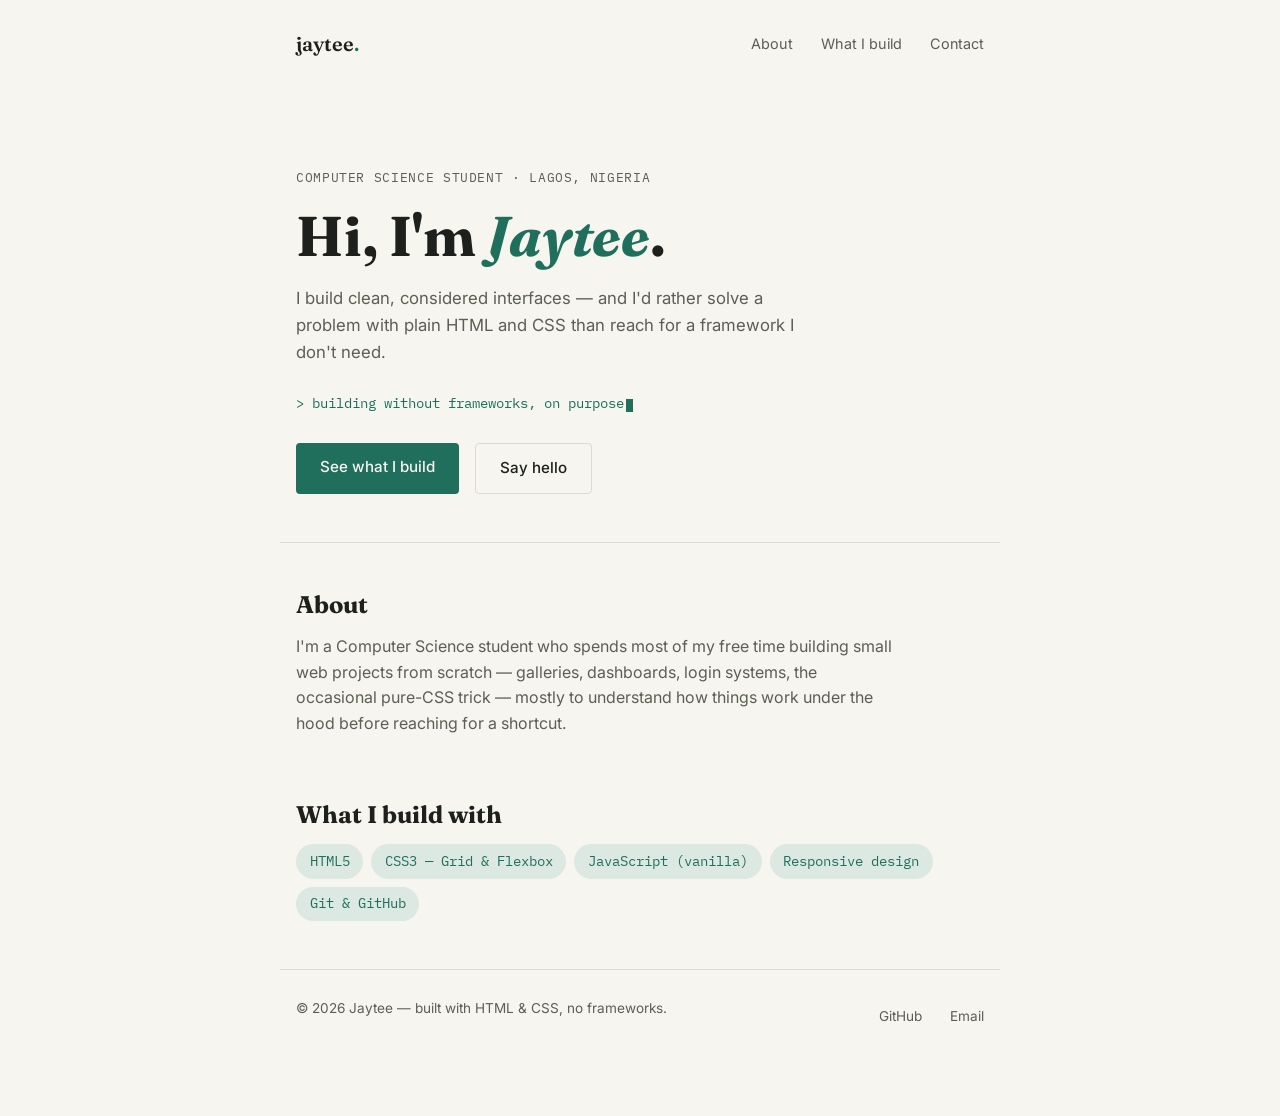
<file: index.html>
<!DOCTYPE html>
<html lang="en">
<head>
  <meta charset="UTF-8">
  <meta name="viewport" content="width=device-width, initial-scale=1.0">
  <title>Jaytee — Computer Science Student &amp; Web Developer</title>

  <!-- Google Fonts: a serif for personality (Fraunces), a clean sans for body
       text (Inter), and a monospace for the small "dev" touches (IBM Plex Mono) -->
  <link rel="preconnect" href="https://fonts.googleapis.com">
  <link rel="preconnect" href="https://fonts.gstatic.com" crossorigin>
  <link href="https://fonts.googleapis.com/css2?family=Fraunces:ital,wght@0,500;0,600;1,500&family=IBM+Plex+Mono:wght@400;500&family=Inter:wght@400;500;600&display=swap" rel="stylesheet">

  <!-- CSS lives in its own file, linked here -->
  <link rel="stylesheet" href="style.css">
</head>
<body>

  <!-- ============ HEADER: wordmark + in-page navigation ============ -->
  <header class="site-header">
    <a href="#top" class="logo">jaytee<span class="accent-dot">.</span></a>
    <nav class="nav-links">
      <a href="#about">About</a>
      <a href="#work">What I build</a>
      <a href="#contact">Contact</a>
    </nav>
  </header>

  <main>
    <!-- ============ HERO: the main introduction ============ -->
    <section class="hero" id="top">
      <p class="eyebrow">Computer Science Student · Lagos, Nigeria</p>
      <h1>Hi, I'm <em>Jaytee</em>.</h1>
      <p class="hero-subtext">
        I build clean, considered interfaces — and I'd rather solve a problem
        with plain HTML and CSS than reach for a framework I don't need.
      </p>
      <p class="status-line">
        &gt; building without frameworks, on purpose<span class="cursor" aria-hidden="true"></span>
      </p>
      <div class="hero-actions">
        <a href="#work" class="btn btn-primary">See what I build</a>
        <a href="mailto:awodeyijesutofunmi@gmail.com" class="btn btn-secondary">Say hello</a>
      </div>
    </section>

    <!-- ============ ABOUT: short, scannable bio ============ -->
    <section class="about" id="about">
      <h2>About</h2>
      <p>
        I'm a Computer Science student who spends most of my free time building
        small web projects from scratch — galleries, dashboards, login systems,
        the occasional pure-CSS trick — mostly to understand how things work
        under the hood before reaching for a shortcut.
      </p>
    </section>

    <!-- ============ WORK: quick list of tools/skills ============ -->
    <section class="work" id="work">
      <h2>What I build with</h2>
      <ul class="tag-list">
        <li>HTML5</li>
        <li>CSS3 — Grid &amp; Flexbox</li>
        <li>JavaScript (vanilla)</li>
        <li>Responsive design</li>
        <li>Git &amp; GitHub</li>
      </ul>
    </section>
  </main>

  <!-- ============ FOOTER: contact + credits ============ -->
  <footer class="site-footer" id="contact">
    <p>&copy; 2026 Jaytee — built with HTML &amp; CSS, no frameworks.</p>
    <div class="footer-links">
      <a href="https://github.com/Jaytee-creator" target="_blank" rel="noopener">GitHub</a>
      <a href="mailto:awodeyijesutofunmi@gmail.com">Email</a>
    </div>
  </footer>

</body>
</html>
</file>
<file: style.css>
/* =====================================================
   DESIGN TOKENS
   All colors, fonts, and spacing live here so the whole
   page can be restyled later by changing values in one place.
===================================================== */
:root {
  /* Colors */
  --color-bg: #F7F5EF;          /* soft paper background */
  --color-ink: #1D201C;         /* main text, near-black but warm */
  --color-ink-muted: #5B5F55;   /* secondary/body text */
  --color-accent: #1F6F5C;      /* deep teal — the one accent color */
  --color-accent-soft: #DCE8E2; /* pale tint of the accent, for tags */
  --color-border: #DEDACD;      /* hairline dividers */

  /* Fonts */
  --font-display: 'Fraunces', serif;
  --font-body: 'Inter', sans-serif;
  --font-mono: 'IBM Plex Mono', monospace;

  /* Spacing scale — reused throughout instead of one-off values */
  --space-xs: 0.5rem;
  --space-sm: 1rem;
  --space-md: 1.75rem;
  --space-lg: 3rem;
  --space-xl: 5rem;

  --content-width: 720px;
  --transition-fast: 0.15s ease;
}

/* =====================================================
   RESET & BASE STYLES
===================================================== */
* {
  box-sizing: border-box;
}

body {
  margin: 0;
  background-color: var(--color-bg);
  color: var(--color-ink);
  font-family: var(--font-body);
  font-size: 1rem;
  line-height: 1.6;
  -webkit-font-smoothing: antialiased;
}

h1, h2 {
  font-family: var(--font-display);
  color: var(--color-ink);
  margin: 0 0 var(--space-sm) 0;
  line-height: 1.15;
}

p {
  margin: 0 0 var(--space-sm) 0;
}

a {
  color: inherit;
  text-decoration: none;
}

/* Keep a visible focus ring for keyboard users */
a:focus-visible {
  outline: 2px solid var(--color-accent);
  outline-offset: 3px;
}

/* =====================================================
   HEADER / NAV
===================================================== */
.site-header {
  display: flex;
  justify-content: space-between;
  align-items: center;
  flex-wrap: wrap;
  gap: var(--space-sm);
  max-width: var(--content-width);
  margin: 0 auto;
  padding: var(--space-md) var(--space-sm);
}

.logo {
  font-family: var(--font-display);
  font-size: 1.25rem;
  font-weight: 600;
}

.accent-dot {
  color: var(--color-accent);
}

.nav-links {
  display: flex;
  gap: var(--space-md);
}

.nav-links a {
  font-size: 0.9rem;
  color: var(--color-ink-muted);
  transition: color var(--transition-fast);
}

.nav-links a:hover {
  color: var(--color-accent);
}

/* =====================================================
   HERO SECTION
===================================================== */
.hero {
  max-width: var(--content-width);
  margin: 0 auto;
  padding: var(--space-xl) var(--space-sm) var(--space-lg);
}

.eyebrow {
  font-family: var(--font-mono);
  font-size: 0.8rem;
  letter-spacing: 0.05em;
  text-transform: uppercase;
  color: var(--color-ink-muted);
  margin-bottom: var(--space-sm);
}

.hero h1 {
  font-size: clamp(2.25rem, 5vw, 3.5rem);
}

.hero h1 em {
  font-style: italic;
  color: var(--color-accent);
}

.hero-subtext {
  max-width: 46ch;
  color: var(--color-ink-muted);
  font-size: 1.05rem;
}

/* Small terminal-style line under the intro — a nod to being a developer */
.status-line {
  font-family: var(--font-mono);
  font-size: 0.85rem;
  color: var(--color-accent);
  margin: var(--space-md) 0;
}

.cursor {
  display: inline-block;
  width: 0.55em;
  height: 1em;
  background-color: var(--color-accent);
  margin-left: 2px;
  vertical-align: text-bottom;
  animation: blink 1s steps(1) infinite;
}

@keyframes blink {
  50% { opacity: 0; }
}

.hero-actions {
  display: flex;
  gap: var(--space-sm);
  flex-wrap: wrap;
  margin-top: var(--space-md);
}

.btn {
  display: inline-block;
  padding: 0.75rem 1.5rem;
  border-radius: 4px;
  font-size: 0.95rem;
  font-weight: 500;
  transition: background-color var(--transition-fast),
              color var(--transition-fast),
              border-color var(--transition-fast);
}

.btn-primary {
  background-color: var(--color-accent);
  color: var(--color-bg);
}

.btn-primary:hover {
  background-color: #17564A; /* darker teal on hover */
}

.btn-secondary {
  border: 1px solid var(--color-border);
  color: var(--color-ink);
}

.btn-secondary:hover {
  border-color: var(--color-accent);
  color: var(--color-accent);
}

/* =====================================================
   ABOUT SECTION
===================================================== */
.about {
  max-width: var(--content-width);
  margin: 0 auto;
  padding: var(--space-lg) var(--space-sm);
  border-top: 1px solid var(--color-border);
}

.about p {
  color: var(--color-ink-muted);
  max-width: 60ch;
}

/* =====================================================
   WORK / SKILLS SECTION
===================================================== */
.work {
  max-width: var(--content-width);
  margin: 0 auto;
  padding: 0 var(--space-sm) var(--space-lg);
}

.tag-list {
  list-style: none;
  display: flex;
  flex-wrap: wrap;
  gap: var(--space-xs);
  margin: 0;
  padding: 0;
}

.tag-list li {
  font-family: var(--font-mono);
  font-size: 0.85rem;
  background-color: var(--color-accent-soft);
  color: var(--color-accent);
  padding: 0.4rem 0.85rem;
  border-radius: 999px;
}

/* =====================================================
   FOOTER
===================================================== */
.site-footer {
  max-width: var(--content-width);
  margin: 0 auto;
  padding: var(--space-md) var(--space-sm) var(--space-xl);
  border-top: 1px solid var(--color-border);
  display: flex;
  justify-content: space-between;
  align-items: center;
  flex-wrap: wrap;
  gap: var(--space-sm);
  font-size: 0.85rem;
  color: var(--color-ink-muted);
}

.footer-links {
  display: flex;
  gap: var(--space-md);
}

.footer-links a {
  transition: color var(--transition-fast);
}

.footer-links a:hover {
  color: var(--color-accent);
}

/* =====================================================
   RESPONSIVE — small screens
===================================================== */
@media (max-width: 480px) {
  .site-header {
    flex-direction: column;
    align-items: flex-start;
  }

  .hero-actions {
    flex-direction: column;
    align-items: flex-start;
  }

  .btn {
    width: 100%;
    text-align: center;
  }
}

/* =====================================================
   ACCESSIBILITY — respect reduced motion preference
===================================================== */
@media (prefers-reduced-motion: reduce) {
  .cursor {
    animation: none;
  }
  * {
    transition: none !important;
  }
}
</file>
<file: landing.css>
/* =====================================================
   DESIGN TOKENS
   All colors, fonts, and spacing live here so the whole
   page can be restyled later by changing values in one place.
===================================================== */
:root {
  /* Colors */
  --color-bg: #F7F5EF;          /* soft paper background */
  --color-ink: #1D201C;         /* main text, near-black but warm */
  --color-ink-muted: #5B5F55;   /* secondary/body text */
  --color-accent: #1F6F5C;      /* deep teal — the one accent color */
  --color-accent-soft: #DCE8E2; /* pale tint of the accent, for tags */
  --color-border: #DEDACD;      /* hairline dividers */

  /* Fonts */
  --font-display: 'Fraunces', serif;
  --font-body: 'Inter', sans-serif;
  --font-mono: 'IBM Plex Mono', monospace;

  /* Spacing scale — reused throughout instead of one-off values */
  --space-xs: 0.5rem;
  --space-sm: 1rem;
  --space-md: 1.75rem;
  --space-lg: 3rem;
  --space-xl: 5rem;

  --content-width: 720px;
  --transition-fast: 0.15s ease;
}

/* =====================================================
   RESET & BASE STYLES
===================================================== */
* {
  box-sizing: border-box;
}

body {
  margin: 0;
  background-color: var(--color-bg);
  color: var(--color-ink);
  font-family: var(--font-body);
  font-size: 1rem;
  line-height: 1.6;
  -webkit-font-smoothing: antialiased;
}

h1, h2 {
  font-family: var(--font-display);
  color: var(--color-ink);
  margin: 0 0 var(--space-sm) 0;
  line-height: 1.15;
}

p {
  margin: 0 0 var(--space-sm) 0;
}

a {
  color: inherit;
  text-decoration: none;
}

/* Keep a visible focus ring for keyboard users */
a:focus-visible {
  outline: 2px solid var(--color-accent);
  outline-offset: 3px;
}

/* =====================================================
   HEADER / NAV
===================================================== */
.site-header {
  display: flex;
  justify-content: space-between;
  align-items: center;
  flex-wrap: wrap;
  gap: var(--space-sm);
  max-width: var(--content-width);
  margin: 0 auto;
  padding: var(--space-md) var(--space-sm);
}

.logo {
  font-family: var(--font-display);
  font-size: 1.25rem;
  font-weight: 600;
}

.accent-dot {
  color: var(--color-accent);
}

.nav-links {
  display: flex;
  gap: var(--space-md);
}

.nav-links a {
  font-size: 0.9rem;
  color: var(--color-ink-muted);
  transition: color var(--transition-fast);
}

.nav-links a:hover {
  color: var(--color-accent);
}

/* =====================================================
   HERO SECTION
===================================================== */
.hero {
  max-width: var(--content-width);
  margin: 0 auto;
  padding: var(--space-xl) var(--space-sm) var(--space-lg);
}

.eyebrow {
  font-family: var(--font-mono);
  font-size: 0.8rem;
  letter-spacing: 0.05em;
  text-transform: uppercase;
  color: var(--color-ink-muted);
  margin-bottom: var(--space-sm);
}

.hero h1 {
  font-size: clamp(2.25rem, 5vw, 3.5rem);
}

.hero h1 em {
  font-style: italic;
  color: var(--color-accent);
}

.hero-subtext {
  max-width: 46ch;
  color: var(--color-ink-muted);
  font-size: 1.05rem;
}

/* Small terminal-style line under the intro — a nod to being a developer */
.status-line {
  font-family: var(--font-mono);
  font-size: 0.85rem;
  color: var(--color-accent);
  margin: var(--space-md) 0;
}

.cursor {
  display: inline-block;
  width: 0.55em;
  height: 1em;
  background-color: var(--color-accent);
  margin-left: 2px;
  vertical-align: text-bottom;
  animation: blink 1s steps(1) infinite;
}

@keyframes blink {
  50% { opacity: 0; }
}

.hero-actions {
  display: flex;
  gap: var(--space-sm);
  flex-wrap: wrap;
  margin-top: var(--space-md);
}

.btn {
  display: inline-block;
  padding: 0.75rem 1.5rem;
  border-radius: 4px;
  font-size: 0.95rem;
  font-weight: 500;
  transition: background-color var(--transition-fast),
              color var(--transition-fast),
              border-color var(--transition-fast);
}

.btn-primary {
  background-color: var(--color-accent);
  color: var(--color-bg);
}

.btn-primary:hover {
  background-color: #17564A; /* darker teal on hover */
}

.btn-secondary {
  border: 1px solid var(--color-border);
  color: var(--color-ink);
}

.btn-secondary:hover {
  border-color: var(--color-accent);
  color: var(--color-accent);
}

/* =====================================================
   ABOUT SECTION
===================================================== */
.about {
  max-width: var(--content-width);
  margin: 0 auto;
  padding: var(--space-lg) var(--space-sm);
  border-top: 1px solid var(--color-border);
}

.about p {
  color: var(--color-ink-muted);
  max-width: 60ch;
}

/* =====================================================
   WORK / SKILLS SECTION
===================================================== */
.work {
  max-width: var(--content-width);
  margin: 0 auto;
  padding: 0 var(--space-sm) var(--space-lg);
}

.tag-list {
  list-style: none;
  display: flex;
  flex-wrap: wrap;
  gap: var(--space-xs);
  margin: 0;
  padding: 0;
}

.tag-list li {
  font-family: var(--font-mono);
  font-size: 0.85rem;
  background-color: var(--color-accent-soft);
  color: var(--color-accent);
  padding: 0.4rem 0.85rem;
  border-radius: 999px;
}

/* =====================================================
   FOOTER
===================================================== */
.site-footer {
  max-width: var(--content-width);
  margin: 0 auto;
  padding: var(--space-md) var(--space-sm) var(--space-xl);
  border-top: 1px solid var(--color-border);
  display: flex;
  justify-content: space-between;
  align-items: center;
  flex-wrap: wrap;
  gap: var(--space-sm);
  font-size: 0.85rem;
  color: var(--color-ink-muted);
}

.footer-links {
  display: flex;
  gap: var(--space-md);
}

.footer-links a {
  transition: color var(--transition-fast);
}

.footer-links a:hover {
  color: var(--color-accent);
}

/* =====================================================
   RESPONSIVE — small screens
===================================================== */
@media (max-width: 480px) {
  .site-header {
    flex-direction: column;
    align-items: flex-start;
  }

  .hero-actions {
    flex-direction: column;
    align-items: flex-start;
  }

  .btn {
    width: 100%;
    text-align: center;
  }
}

/* =====================================================
   ACCESSIBILITY — respect reduced motion preference
===================================================== */
@media (prefers-reduced-motion: reduce) {
  .cursor {
    animation: none;
  }
  * {
    transition: none !important;
  }
}
</file>
